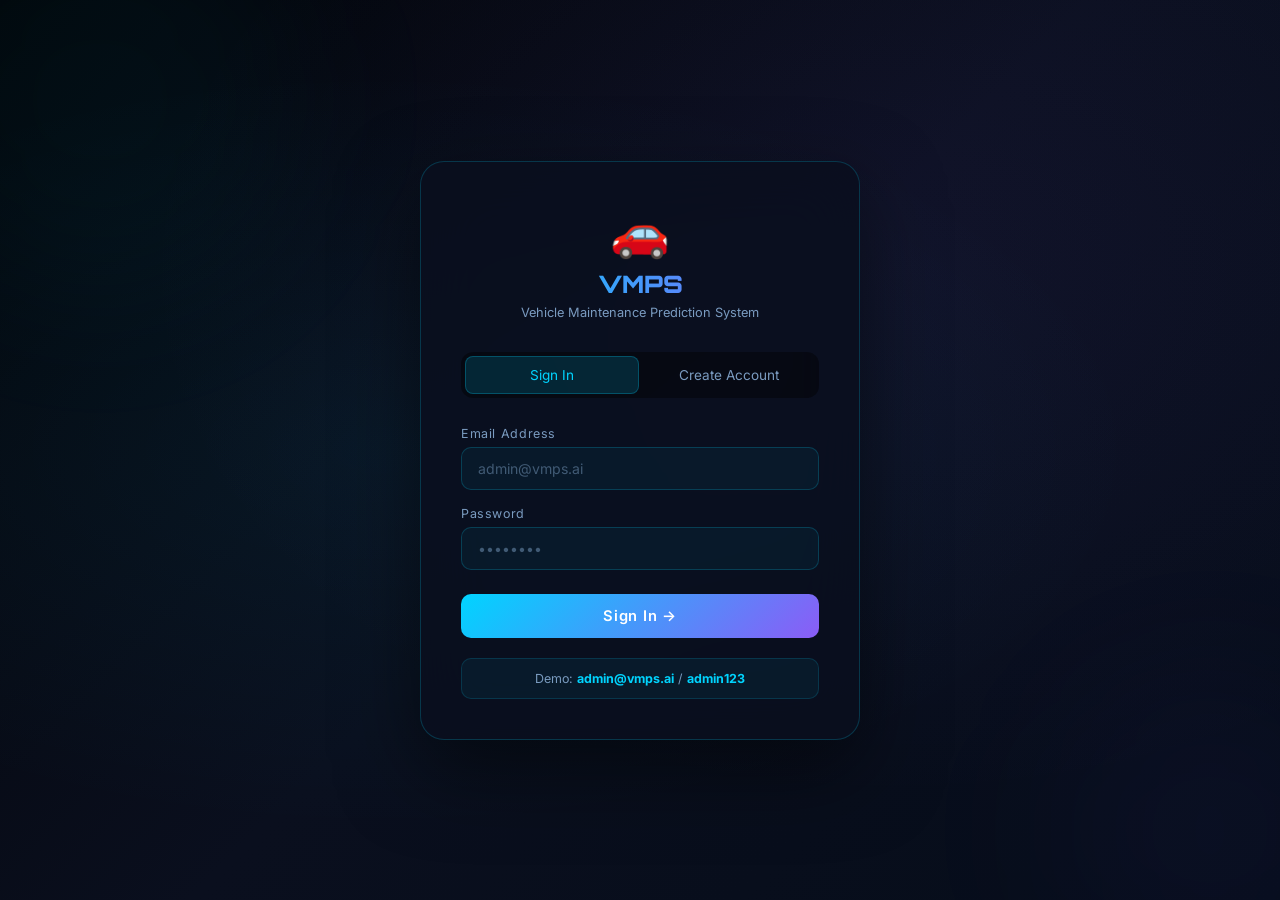
<file: templates/login.html>
<!DOCTYPE html>
<html lang="en">
<head>
<meta charset="UTF-8"/>
<meta name="viewport" content="width=device-width,initial-scale=1.0"/>
<title>VMPS — Login | Vehicle Maintenance Prediction System</title>
<meta name="description" content="AI-powered vehicle maintenance prediction. Login to access your dashboard."/>
<link rel="stylesheet" href="/static/css/style.css"/>
<style>
.login-page{min-height:100vh;display:flex;align-items:center;justify-content:center;position:relative;overflow:hidden;}
.login-bg{position:absolute;inset:0;background:radial-gradient(ellipse at 30% 50%,rgba(0,212,255,0.06) 0%,transparent 60%),radial-gradient(ellipse at 70% 30%,rgba(139,92,246,0.06) 0%,transparent 60%),var(--gradient-1);}
.login-card{width:440px;padding:40px;position:relative;z-index:1;border-radius:24px;background:rgba(10,15,30,0.85);backdrop-filter:blur(30px);border:1px solid var(--glass-border);box-shadow:0 30px 80px rgba(0,0,0,0.5);}
.login-logo{text-align:center;margin-bottom:32px;}
.login-logo .brand{font-family:'Orbitron',monospace;font-size:1.5rem;font-weight:900;background:linear-gradient(90deg,var(--neon-blue),var(--electric-purple));-webkit-background-clip:text;-webkit-text-fill-color:transparent;}
.login-logo .sub{font-size:0.8rem;color:var(--text-secondary);margin-top:6px;}
.login-logo .icon{font-size:3rem;margin-bottom:8px;display:block;}
.tab-switcher{display:flex;gap:4px;background:rgba(0,0,0,0.4);padding:4px;border-radius:12px;margin-bottom:28px;}
.tab-switch-btn{flex:1;padding:10px;border:none;background:none;color:var(--text-secondary);cursor:pointer;border-radius:8px;font-size:0.85rem;font-family:'Inter',sans-serif;transition:all 0.2s;}
.tab-switch-btn.active{background:rgba(0,212,255,0.15);color:var(--neon-blue);border:1px solid rgba(0,212,255,0.25);}
.form-panel{display:none;}
.form-panel.active{display:block;}
.login-form-group{margin-bottom:16px;}
.login-label{display:block;font-size:0.78rem;color:var(--text-secondary);margin-bottom:6px;letter-spacing:0.05em;}
.login-input{width:100%;background:rgba(0,212,255,0.05);border:1px solid var(--glass-border);color:var(--text-primary);padding:12px 16px;border-radius:10px;font-size:0.88rem;outline:none;transition:all 0.2s;font-family:'Inter',sans-serif;}
.login-input:focus{border-color:var(--neon-blue);background:rgba(0,212,255,0.08);box-shadow:0 0 0 3px rgba(0,212,255,0.1);}
.login-input::placeholder{color:rgba(122,155,192,0.5);}
.btn-login{width:100%;background:linear-gradient(135deg,var(--neon-blue),var(--electric-purple));border:none;color:#fff;padding:13px;border-radius:10px;cursor:pointer;font-weight:600;font-size:0.92rem;transition:all 0.3s;margin-top:8px;font-family:'Inter',sans-serif;letter-spacing:0.05em;}
.btn-login:hover{transform:translateY(-2px);box-shadow:0 10px 40px rgba(0,212,255,0.4);}
.btn-login:active{transform:translateY(0);}
.demo-hint{margin-top:20px;padding:12px 16px;border-radius:10px;background:rgba(0,212,255,0.06);border:1px solid rgba(0,212,255,0.15);font-size:0.78rem;color:var(--text-secondary);text-align:center;}
.demo-hint strong{color:var(--neon-blue);}
.error-msg{background:rgba(255,71,87,0.1);border:1px solid rgba(255,71,87,0.3);color:#ff4757;padding:10px 14px;border-radius:8px;font-size:0.8rem;margin-bottom:14px;display:none;}
.success-msg{background:rgba(6,255,165,0.1);border:1px solid rgba(6,255,165,0.3);color:var(--neon-green);padding:10px 14px;border-radius:8px;font-size:0.8rem;margin-bottom:14px;display:none;}
.grid-orb{position:absolute;border-radius:50%;filter:blur(80px);pointer-events:none;}
.orb1{width:400px;height:400px;background:rgba(0,212,255,0.04);top:-100px;left:-100px;}
.orb2{width:300px;height:300px;background:rgba(139,92,246,0.04);bottom:-80px;right:-80px;}
</style>
</head>
<body>
<canvas id="particles"></canvas>
<div class="login-page">
  <div class="login-bg">
    <div class="grid-orb orb1"></div>
    <div class="grid-orb orb2"></div>
  </div>
  <div class="login-card fade-in">
    <div class="login-logo">
      <span class="icon">🚗</span>
      <div class="brand">VMPS</div>
      <div class="sub">Vehicle Maintenance Prediction System</div>
    </div>

    <div class="tab-switcher">
      <button class="tab-switch-btn active" id="btn-login-tab" onclick="switchTab('login')">Sign In</button>
      <button class="tab-switch-btn" id="btn-signup-tab" onclick="switchTab('signup')">Create Account</button>
    </div>

    <!-- LOGIN -->
    <div class="form-panel active" id="panel-login">
      <div id="login-error" class="error-msg"></div>
      <div class="login-form-group">
        <label class="login-label" for="login-email">Email Address</label>
        <input class="login-input" id="login-email" type="email" placeholder="admin@vmps.ai" autocomplete="email"/>
      </div>
      <div class="login-form-group">
        <label class="login-label" for="login-password">Password</label>
        <input class="login-input" id="login-password" type="password" placeholder="••••••••" autocomplete="current-password"/>
      </div>
      <button class="btn-login" id="btn-login" onclick="doLogin()">Sign In →</button>
      <div class="demo-hint">
        Demo: <strong>admin@vmps.ai</strong> / <strong>admin123</strong>
      </div>
    </div>

    <!-- SIGNUP -->
    <div class="form-panel" id="panel-signup">
      <div id="signup-error" class="error-msg"></div>
      <div id="signup-success" class="success-msg"></div>
      <div class="login-form-group">
        <label class="login-label" for="signup-username">Username</label>
        <input class="login-input" id="signup-username" type="text" placeholder="Your name"/>
      </div>
      <div class="login-form-group">
        <label class="login-label" for="signup-email">Email Address</label>
        <input class="login-input" id="signup-email" type="email" placeholder="you@example.com"/>
      </div>
      <div class="login-form-group">
        <label class="login-label" for="signup-password">Password</label>
        <input class="login-input" id="signup-password" type="password" placeholder="Min 6 characters"/>
      </div>
      <button class="btn-login" id="btn-signup" onclick="doSignup()">Create Account →</button>
    </div>
  </div>
</div>

<script src="/static/js/particles.js"></script>
<script>
function switchTab(tab) {
  document.getElementById('panel-login').classList.toggle('active', tab === 'login');
  document.getElementById('panel-signup').classList.toggle('active', tab === 'signup');
  document.getElementById('btn-login-tab').classList.toggle('active', tab === 'login');
  document.getElementById('btn-signup-tab').classList.toggle('active', tab === 'signup');
}

function showError(id, msg) {
  const el = document.getElementById(id);
  el.textContent = msg;
  el.style.display = 'block';
}
function hideError(id) {
  document.getElementById(id).style.display = 'none';
}

async function doLogin() {
  hideError('login-error');
  const email = document.getElementById('login-email').value.trim();
  const password = document.getElementById('login-password').value;
  if (!email || !password) { showError('login-error', 'Please fill in all fields.'); return; }
  const btn = document.getElementById('btn-login');
  btn.textContent = 'Authenticating...'; btn.disabled = true;
  try {
    const res = await fetch('/api/auth/login', {
      method: 'POST', headers: {'Content-Type':'application/json'},
      body: JSON.stringify({email, password}), credentials: 'include'
    });
    const data = await res.json();
    if (res.ok) { window.location.href = '/'; }
    else { showError('login-error', data.error || 'Login failed'); btn.textContent = 'Sign In →'; btn.disabled = false; }
  } catch(e) { showError('login-error', 'Connection error.'); btn.textContent = 'Sign In →'; btn.disabled = false; }
}

async function doSignup() {
  hideError('signup-error');
  document.getElementById('signup-success').style.display = 'none';
  const username = document.getElementById('signup-username').value.trim();
  const email = document.getElementById('signup-email').value.trim();
  const password = document.getElementById('signup-password').value;
  if (!username || !email || !password) { showError('signup-error', 'All fields are required.'); return; }
  if (password.length < 6) { showError('signup-error', 'Password must be at least 6 characters.'); return; }
  const btn = document.getElementById('btn-signup');
  btn.textContent = 'Creating account...'; btn.disabled = true;
  try {
    const res = await fetch('/api/auth/register', {
      method: 'POST', headers: {'Content-Type':'application/json'},
      body: JSON.stringify({username, email, password}), credentials: 'include'
    });
    const data = await res.json();
    if (res.ok) { window.location.href = '/'; }
    else { showError('signup-error', data.error || 'Registration failed'); btn.textContent = 'Create Account →'; btn.disabled = false; }
  } catch(e) { showError('signup-error', 'Connection error.'); btn.textContent = 'Create Account →'; btn.disabled = false; }
}

document.addEventListener('keydown', e => {
  if (e.key === 'Enter') {
    if (document.getElementById('panel-login').classList.contains('active')) doLogin();
    else doSignup();
  }
});
</script>
</body>
</html>
</file>
<file: static/css/style.css>
@import url('https://fonts.googleapis.com/css2?family=Orbitron:wght@400;700;900&family=Inter:wght@300;400;500;600&display=swap');

:root {
  --neon-blue: #00d4ff;
  --electric-purple: #8b5cf6;
  --neon-green: #06ffa5;
  --neon-orange: #ff6b35;
  --dark-void: #020408;
  --dark-panel: #0a0f1e;
  --dark-card: rgba(10,20,40,0.7);
  --glass-bg: rgba(255,255,255,0.04);
  --glass-border: rgba(0,212,255,0.2);
  --text-primary: #e8f4ff;
  --text-secondary: #7a9bc0;
  --gradient-1: linear-gradient(135deg,#020408 0%,#0a0f1e 50%,#060d1a 100%);
}

*{margin:0;padding:0;box-sizing:border-box;}
html{scroll-behavior:smooth;}

body {
  font-family:'Inter',sans-serif;
  background:var(--gradient-1);
  color:var(--text-primary);
  min-height:100vh;
  overflow-x:hidden;
}

/* SCROLLBAR */
::-webkit-scrollbar{width:6px;}
::-webkit-scrollbar-track{background:#0a0f1e;}
::-webkit-scrollbar-thumb{background:var(--neon-blue);border-radius:3px;}

/* PARTICLES CANVAS */
#particles{position:fixed;top:0;left:0;width:100%;height:100%;z-index:0;pointer-events:none;opacity:0.4;}

/* GLASS CARD */
.glass-card {
  background:var(--glass-bg);
  backdrop-filter:blur(20px);
  -webkit-backdrop-filter:blur(20px);
  border:1px solid var(--glass-border);
  border-radius:16px;
  box-shadow:0 8px 32px rgba(0,212,255,0.08),inset 0 1px 0 rgba(255,255,255,0.05);
  transition:all 0.3s ease;
}
.glass-card:hover{border-color:rgba(0,212,255,0.4);box-shadow:0 16px 48px rgba(0,212,255,0.15),inset 0 1px 0 rgba(255,255,255,0.08);transform:translateY(-2px);}

/* NAVBAR */
.navbar {
  position:fixed;top:0;left:0;right:0;z-index:1000;
  background:rgba(2,4,8,0.85);
  backdrop-filter:blur(20px);
  border-bottom:1px solid var(--glass-border);
  padding:12px 24px;
  display:flex;align-items:center;justify-content:space-between;
}
.nav-brand {font-family:'Orbitron',monospace;font-size:1.1rem;font-weight:900;background:linear-gradient(90deg,var(--neon-blue),var(--electric-purple));-webkit-background-clip:text;-webkit-text-fill-color:transparent;}
.nav-brand span{font-size:0.6rem;display:block;color:var(--text-secondary);font-family:'Inter',sans-serif;-webkit-text-fill-color:var(--text-secondary);}
.nav-actions{display:flex;align-items:center;gap:12px;}
.nav-user{font-size:0.85rem;color:var(--neon-blue);}
.btn-nav{background:rgba(0,212,255,0.1);border:1px solid var(--glass-border);color:var(--neon-blue);padding:6px 16px;border-radius:8px;cursor:pointer;font-size:0.8rem;transition:all 0.2s;}
.btn-nav:hover{background:rgba(0,212,255,0.2);border-color:var(--neon-blue);}
.alert-bell{position:relative;cursor:pointer;padding:6px;border-radius:8px;transition:all 0.2s;}
.alert-bell:hover{background:rgba(0,212,255,0.1);}
.alert-badge{position:absolute;top:2px;right:2px;background:#ff4757;color:#fff;font-size:0.6rem;width:16px;height:16px;border-radius:50%;display:flex;align-items:center;justify-content:center;}

/* MAIN LAYOUT */
.main-wrapper{padding-top:70px;display:flex;min-height:100vh;position:relative;z-index:1;}
.sidebar{width:260px;min-height:calc(100vh - 70px);background:rgba(10,15,30,0.6);backdrop-filter:blur(20px);border-right:1px solid var(--glass-border);padding:20px 16px;position:fixed;top:70px;left:0;bottom:0;overflow-y:auto;}
.content{margin-left:260px;padding:24px;flex:1;min-width:0;}

/* SIDEBAR */
.sidebar-section{margin-bottom:24px;}
.sidebar-label{font-size:0.65rem;letter-spacing:0.15em;color:var(--text-secondary);text-transform:uppercase;margin-bottom:10px;padding:0 8px;}
.sidebar-item{display:flex;align-items:center;gap:10px;padding:10px 12px;border-radius:10px;cursor:pointer;color:var(--text-secondary);font-size:0.85rem;transition:all 0.2s;border:1px solid transparent;margin-bottom:4px;}
.sidebar-item:hover,.sidebar-item.active{background:rgba(0,212,255,0.08);border-color:rgba(0,212,255,0.2);color:var(--neon-blue);}
.sidebar-item svg{width:16px;height:16px;flex-shrink:0;}

/* STAT CARDS ROW */
.stats-row{display:grid;grid-template-columns:repeat(4,1fr);gap:16px;margin-bottom:24px;}
.stat-card{padding:20px;border-radius:14px;background:var(--glass-bg);backdrop-filter:blur(20px);border:1px solid var(--glass-border);transition:all 0.3s;}
.stat-card:hover{transform:translateY(-4px);box-shadow:0 20px 60px rgba(0,212,255,0.12);}
.stat-label{font-size:0.7rem;color:var(--text-secondary);text-transform:uppercase;letter-spacing:0.1em;margin-bottom:8px;}
.stat-value{font-family:'Orbitron',monospace;font-size:1.8rem;font-weight:700;margin-bottom:4px;}
.stat-sub{font-size:0.75rem;color:var(--text-secondary);}
.stat-blue .stat-value{color:var(--neon-blue);}
.stat-purple .stat-value{color:var(--electric-purple);}
.stat-green .stat-value{color:var(--neon-green);}
.stat-orange .stat-value{color:var(--neon-orange);}

/* SECTION HEADER */
.section-header{display:flex;align-items:center;justify-content:space-between;margin-bottom:16px;}
.section-title{font-family:'Orbitron',monospace;font-size:0.9rem;font-weight:700;color:var(--neon-blue);display:flex;align-items:center;gap:8px;}
.section-title::before{content:'';display:block;width:3px;height:16px;background:linear-gradient(var(--neon-blue),var(--electric-purple));border-radius:2px;}

/* FORM */
.form-grid{display:grid;grid-template-columns:1fr 1fr;gap:16px;}
.form-group{display:flex;flex-direction:column;gap:6px;}
.form-group.full{grid-column:1/-1;}
.form-label{font-size:0.75rem;color:var(--text-secondary);letter-spacing:0.05em;}
.form-control{background:rgba(0,212,255,0.05);border:1px solid var(--glass-border);color:var(--text-primary);padding:10px 14px;border-radius:10px;font-size:0.85rem;transition:all 0.2s;outline:none;width:100%;}
.form-control:focus{border-color:var(--neon-blue);background:rgba(0,212,255,0.08);box-shadow:0 0 0 3px rgba(0,212,255,0.12);}
.form-control option{background:#0a0f1e;color:#e8f4ff;}

/* BUTTONS */
.btn-primary{background:linear-gradient(135deg,var(--neon-blue),var(--electric-purple));border:none;color:#fff;padding:12px 24px;border-radius:10px;cursor:pointer;font-weight:600;font-size:0.9rem;transition:all 0.3s;letter-spacing:0.05em;font-family:'Inter',sans-serif;}
.btn-primary:hover{transform:translateY(-2px);box-shadow:0 8px 30px rgba(0,212,255,0.4);}
.btn-secondary{background:rgba(139,92,246,0.15);border:1px solid rgba(139,92,246,0.4);color:var(--electric-purple);padding:10px 20px;border-radius:10px;cursor:pointer;font-size:0.85rem;transition:all 0.2s;}
.btn-secondary:hover{background:rgba(139,92,246,0.25);}
.btn-danger{background:rgba(255,75,75,0.15);border:1px solid rgba(255,75,75,0.4);color:#ff4b4b;padding:8px 16px;border-radius:8px;cursor:pointer;font-size:0.8rem;transition:all 0.2s;}
.btn-danger:hover{background:rgba(255,75,75,0.25);}

/* HEALTH GAUGE */
.health-gauge-wrap{display:flex;flex-direction:column;align-items:center;gap:16px;}
.gauge-ring{position:relative;width:160px;height:160px;}
.gauge-ring svg{transform:rotate(-90deg);}
.gauge-ring .gauge-bg{fill:none;stroke:rgba(0,212,255,0.1);stroke-width:10;}
.gauge-ring .gauge-fill{fill:none;stroke-width:10;stroke-linecap:round;transition:stroke-dashoffset 1s ease;}
.gauge-center{position:absolute;top:50%;left:50%;transform:translate(-50%,-50%);text-align:center;}
.gauge-value{font-family:'Orbitron',monospace;font-size:1.6rem;font-weight:900;}
.gauge-label{font-size:0.65rem;color:var(--text-secondary);text-transform:uppercase;}

/* PROGRESS BARS */
.progress-wrap{margin-bottom:12px;}
.progress-header{display:flex;justify-content:space-between;margin-bottom:6px;font-size:0.8rem;}
.progress-name{color:var(--text-secondary);}
.progress-val{color:var(--neon-blue);font-weight:600;}
.progress-track{height:6px;background:rgba(255,255,255,0.06);border-radius:3px;overflow:hidden;}
.progress-fill{height:100%;border-radius:3px;transition:width 1s ease;background:linear-gradient(90deg,var(--neon-blue),var(--electric-purple));}
.progress-fill.danger{background:linear-gradient(90deg,#ff4757,#ff6b35);}
.progress-fill.warning{background:linear-gradient(90deg,#ffa502,#ff6b35);}
.progress-fill.good{background:linear-gradient(90deg,var(--neon-green),var(--neon-blue));}

/* RISK BADGE */
.risk-badge{display:inline-flex;align-items:center;gap:6px;padding:4px 12px;border-radius:20px;font-size:0.75rem;font-weight:600;letter-spacing:0.08em;}
.risk-LOW{background:rgba(6,255,165,0.15);color:var(--neon-green);border:1px solid rgba(6,255,165,0.3);}
.risk-MEDIUM{background:rgba(255,165,2,0.15);color:#ffa502;border:1px solid rgba(255,165,2,0.3);}
.risk-HIGH{background:rgba(255,107,53,0.15);color:var(--neon-orange);border:1px solid rgba(255,107,53,0.3);}
.risk-CRITICAL{background:rgba(255,71,87,0.15);color:#ff4757;border:1px solid rgba(255,71,87,0.3);animation:pulse-border 1.5s infinite;}

@keyframes pulse-border{0%,100%{box-shadow:0 0 0 0 rgba(255,71,87,0.4);}50%{box-shadow:0 0 0 6px rgba(255,71,87,0);}}

/* RECOMMENDATION CARDS */
.rec-card{padding:12px 16px;border-radius:10px;border-left:3px solid var(--glass-border);background:rgba(255,255,255,0.03);margin-bottom:8px;transition:all 0.2s;}
.rec-card:hover{background:rgba(0,212,255,0.05);}
.rec-card.CRITICAL{border-color:#ff4757;}
.rec-card.HIGH{border-color:var(--neon-orange);}
.rec-card.MEDIUM{border-color:#ffa502;}
.rec-card.LOW{border-color:var(--neon-green);}
.rec-card.INFO{border-color:var(--neon-blue);}
.rec-action{font-size:0.85rem;color:var(--text-primary);margin-bottom:4px;}
.rec-meta{display:flex;gap:10px;font-size:0.72rem;color:var(--text-secondary);}
.rec-cost{color:var(--neon-green);font-weight:600;}

/* CHARTS */
.chart-container{position:relative;height:200px;}
.chart-container.tall{height:250px;}

/* VEHICLE CHIPS */
.vehicle-chips{display:flex;flex-wrap:wrap;gap:8px;margin-bottom:16px;}
.vehicle-chip{padding:8px 16px;border-radius:20px;cursor:pointer;font-size:0.8rem;background:rgba(0,212,255,0.06);border:1px solid var(--glass-border);color:var(--text-secondary);transition:all 0.2s;display:flex;align-items:center;gap:6px;}
.vehicle-chip:hover,.vehicle-chip.active{background:rgba(0,212,255,0.15);border-color:var(--neon-blue);color:var(--neon-blue);}
.chip-dot{width:8px;height:8px;border-radius:50%;}

/* TIMELINE */
.timeline{position:relative;padding-left:24px;}
.timeline::before{content:'';position:absolute;left:8px;top:0;bottom:0;width:2px;background:linear-gradient(var(--neon-blue),var(--electric-purple),transparent);}
.timeline-item{position:relative;margin-bottom:16px;}
.timeline-dot{position:absolute;left:-20px;top:4px;width:10px;height:10px;border-radius:50%;background:var(--neon-blue);box-shadow:0 0 8px var(--neon-blue);}
.timeline-content{font-size:0.8rem;}
.timeline-date{color:var(--text-secondary);font-size:0.72rem;margin-bottom:2px;}
.timeline-text{color:var(--text-primary);}

/* CHATBOT */
.chatbot-widget{position:fixed;bottom:24px;right:24px;z-index:1100;}
.chatbot-toggle{width:56px;height:56px;border-radius:50%;background:linear-gradient(135deg,var(--neon-blue),var(--electric-purple));border:none;cursor:pointer;display:flex;align-items:center;justify-content:center;box-shadow:0 8px 30px rgba(0,212,255,0.4);transition:all 0.3s;font-size:1.3rem;}
.chatbot-toggle:hover{transform:scale(1.1);box-shadow:0 12px 40px rgba(0,212,255,0.6);}
.chatbot-window{position:absolute;bottom:68px;right:0;width:320px;background:rgba(10,15,30,0.95);backdrop-filter:blur(20px);border:1px solid var(--glass-border);border-radius:16px;overflow:hidden;display:none;flex-direction:column;box-shadow:0 20px 60px rgba(0,0,0,0.5);}
.chatbot-window.open{display:flex;}
.chatbot-header{padding:14px 16px;background:linear-gradient(135deg,rgba(0,212,255,0.15),rgba(139,92,246,0.15));border-bottom:1px solid var(--glass-border);display:flex;align-items:center;gap:10px;}
.chatbot-avatar{width:32px;height:32px;border-radius:50%;background:linear-gradient(135deg,var(--neon-blue),var(--electric-purple));display:flex;align-items:center;justify-content:center;font-size:0.9rem;}
.chatbot-name{font-size:0.85rem;font-weight:600;color:var(--neon-blue);}
.chatbot-status{font-size:0.7rem;color:var(--neon-green);}
.chatbot-messages{height:240px;overflow-y:auto;padding:12px;display:flex;flex-direction:column;gap:8px;}
.msg{max-width:80%;padding:8px 12px;border-radius:12px;font-size:0.8rem;line-height:1.4;}
.msg-bot{background:rgba(0,212,255,0.1);border:1px solid rgba(0,212,255,0.2);color:var(--text-primary);align-self:flex-start;border-radius:4px 12px 12px 12px;}
.msg-user{background:rgba(139,92,246,0.2);border:1px solid rgba(139,92,246,0.3);color:var(--text-primary);align-self:flex-end;border-radius:12px 4px 12px 12px;}
.chatbot-input-row{display:flex;gap:8px;padding:10px 12px;border-top:1px solid var(--glass-border);}
.chatbot-input{flex:1;background:rgba(0,212,255,0.05);border:1px solid var(--glass-border);color:var(--text-primary);padding:8px 12px;border-radius:8px;font-size:0.8rem;outline:none;}
.chatbot-input:focus{border-color:var(--neon-blue);}
.chatbot-send{background:linear-gradient(135deg,var(--neon-blue),var(--electric-purple));border:none;color:#fff;padding:8px 12px;border-radius:8px;cursor:pointer;font-size:0.85rem;}

/* VOICE BTN */
.voice-btn{background:rgba(139,92,246,0.15);border:1px solid rgba(139,92,246,0.3);color:var(--electric-purple);padding:10px;border-radius:8px;cursor:pointer;transition:all 0.2s;font-size:1rem;}
.voice-btn:hover{background:rgba(139,92,246,0.25);}
.voice-btn.listening{background:rgba(255,71,87,0.2);border-color:#ff4757;color:#ff4757;animation:pulse 1s infinite;}

/* ALERT PANEL */
.alert-panel{position:fixed;top:70px;right:0;width:320px;background:rgba(10,15,30,0.97);backdrop-filter:blur(20px);border-left:1px solid var(--glass-border);height:calc(100vh - 70px);z-index:900;overflow-y:auto;padding:16px;transform:translateX(100%);transition:transform 0.3s ease;}
.alert-panel.open{transform:translateX(0);}
.alert-item{padding:12px;border-radius:10px;margin-bottom:8px;border-left:3px solid;background:rgba(255,255,255,0.03);}
.alert-CRITICAL{border-color:#ff4757;background:rgba(255,71,87,0.05);}
.alert-WARNING{border-color:var(--neon-orange);background:rgba(255,107,53,0.05);}
.alert-INFO{border-color:var(--neon-blue);background:rgba(0,212,255,0.05);}
.alert-msg{font-size:0.8rem;color:var(--text-primary);}
.alert-time{font-size:0.7rem;color:var(--text-secondary);margin-top:4px;}

/* TABS */
.tab-bar{display:flex;gap:4px;background:rgba(0,0,0,0.3);padding:4px;border-radius:12px;margin-bottom:20px;}
.tab-btn{flex:1;padding:8px;border:none;background:none;color:var(--text-secondary);cursor:pointer;border-radius:8px;font-size:0.82rem;transition:all 0.2s;font-family:'Inter',sans-serif;}
.tab-btn.active{background:rgba(0,212,255,0.15);color:var(--neon-blue);border:1px solid rgba(0,212,255,0.2);}

/* PREDICTION RESULT SECTION */
.prediction-grid{display:grid;grid-template-columns:auto 1fr;gap:20px;align-items:start;}
.result-list{display:flex;flex-direction:column;gap:10px;}
.result-row{display:flex;justify-content:space-between;align-items:center;padding:10px 14px;border-radius:10px;background:rgba(255,255,255,0.03);border:1px solid var(--glass-border);font-size:0.85rem;}
.result-key{color:var(--text-secondary);}
.result-val{color:var(--text-primary);font-weight:600;}

/* LOADING */
.loading-overlay{position:fixed;inset:0;background:rgba(2,4,8,0.85);z-index:2000;display:none;align-items:center;justify-content:center;flex-direction:column;gap:16px;}
.loading-overlay.active{display:flex;}
.loader{width:60px;height:60px;border-radius:50%;border:3px solid rgba(0,212,255,0.2);border-top-color:var(--neon-blue);animation:spin 0.8s linear infinite;}
@keyframes spin{to{transform:rotate(360deg);}}
.loader-text{font-family:'Orbitron',monospace;color:var(--neon-blue);font-size:0.85rem;letter-spacing:0.15em;}

/* ANIMATIONS */
@keyframes pulse{0%,100%{opacity:1;}50%{opacity:0.5;}}
@keyframes fadeInUp{from{opacity:0;transform:translateY(20px);}to{opacity:1;transform:translateY(0);}}
@keyframes glow{0%,100%{box-shadow:0 0 10px rgba(0,212,255,0.3);}50%{box-shadow:0 0 30px rgba(0,212,255,0.6);}}

.fade-in{animation:fadeInUp 0.5s ease forwards;}
.glow-animate{animation:glow 2s ease-in-out infinite;}

/* MODAL */
.modal-overlay{position:fixed;inset:0;background:rgba(0,0,0,0.7);z-index:1500;display:none;align-items:center;justify-content:center;backdrop-filter:blur(4px);}
.modal-overlay.active{display:flex;}
.modal-box{background:rgba(10,15,30,0.97);border:1px solid var(--glass-border);border-radius:20px;padding:28px;width:90%;max-width:500px;max-height:80vh;overflow-y:auto;}
.modal-title{font-family:'Orbitron',monospace;color:var(--neon-blue);font-size:1rem;margin-bottom:16px;}
.modal-close{float:right;background:none;border:none;color:var(--text-secondary);cursor:pointer;font-size:1.2rem;}

/* DARK MODE TOGGLE */
.dark-toggle{background:rgba(0,212,255,0.1);border:1px solid var(--glass-border);color:var(--neon-blue);padding:6px 12px;border-radius:8px;cursor:pointer;font-size:0.8rem;transition:all 0.2s;}
.light-mode{--dark-void:#f0f4f8;--dark-panel:#e8eef5;--dark-card:rgba(255,255,255,0.8);--glass-bg:rgba(255,255,255,0.6);--text-primary:#1a2332;--text-secondary:#5a6d80;}

/* GRID LAYOUTS */
.two-col{display:grid;grid-template-columns:1fr 1fr;gap:20px;}
.three-col{display:grid;grid-template-columns:1fr 1fr 1fr;gap:16px;}
.main-grid{display:grid;grid-template-columns:1fr 380px;gap:20px;}

/* SCROLLBAR IN SIDEBAR */
.sidebar::-webkit-scrollbar{width:4px;}
.sidebar::-webkit-scrollbar-thumb{background:rgba(0,212,255,0.2);}

/* SEPARATOR */
.sep{height:1px;background:var(--glass-border);margin:16px 0;}

/* TOAST */
.toast-container{position:fixed;bottom:80px;right:24px;z-index:1200;display:flex;flex-direction:column;gap:8px;}
.toast{padding:12px 20px;border-radius:12px;font-size:0.82rem;color:#fff;backdrop-filter:blur(20px);border:1px solid;animation:fadeInUp 0.3s ease;max-width:300px;}
.toast-success{background:rgba(6,255,165,0.2);border-color:rgba(6,255,165,0.4);color:var(--neon-green);}
.toast-error{background:rgba(255,71,87,0.2);border-color:rgba(255,71,87,0.4);color:#ff4757;}
.toast-info{background:rgba(0,212,255,0.2);border-color:rgba(0,212,255,0.4);color:var(--neon-blue);}

/* RESPONSIVE */
@media(max-width:1100px){.main-grid{grid-template-columns:1fr;}.stats-row{grid-template-columns:1fr 1fr;}}
@media(max-width:768px){.sidebar{display:none;}.content{margin-left:0;}.two-col,.three-col{grid-template-columns:1fr;}.stats-row{grid-template-columns:1fr 1fr;}.form-grid{grid-template-columns:1fr;}}
</file>
